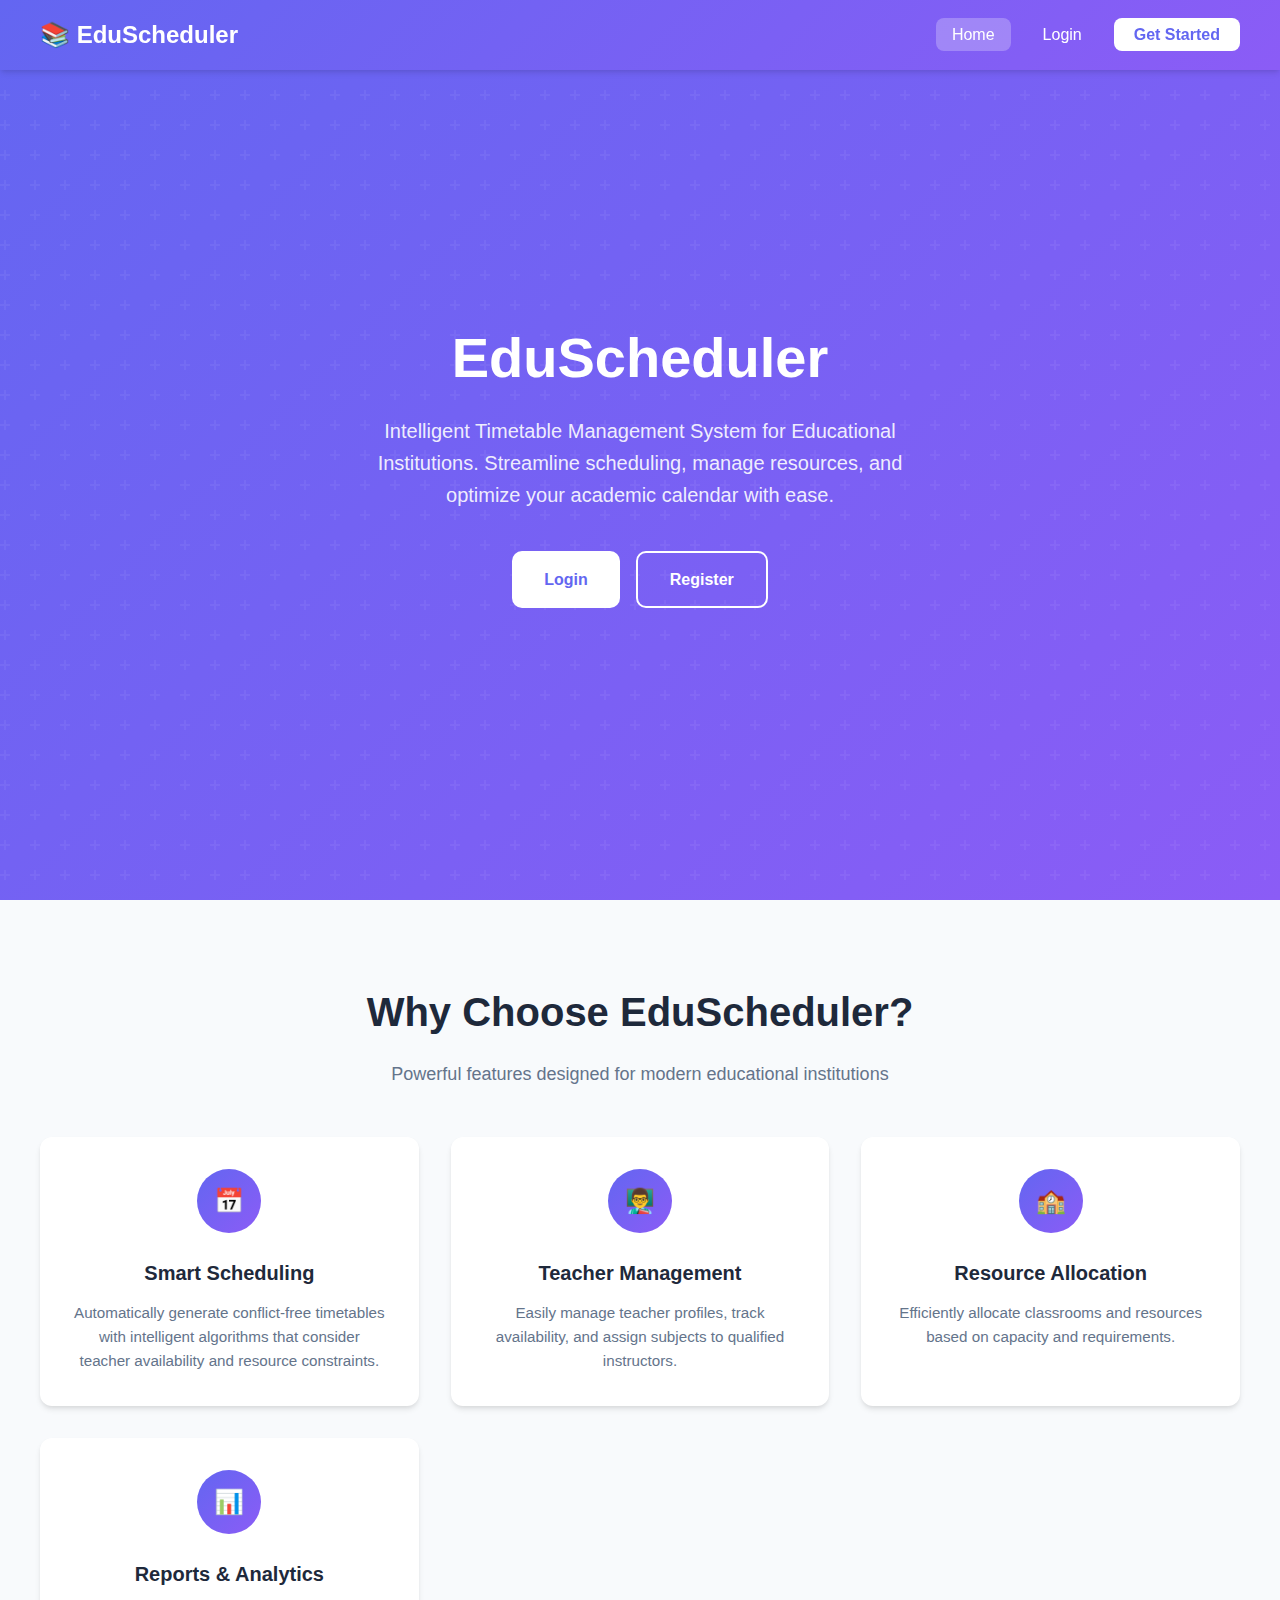
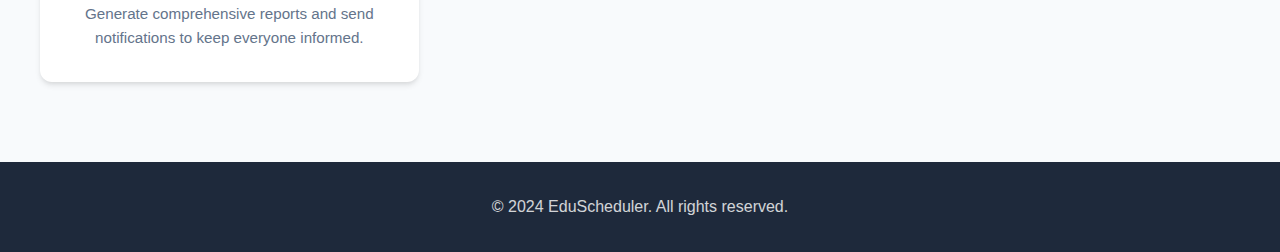
<file: EduScheduler/target/classes/static/index.html>
<!DOCTYPE html>
<html lang="en">
<head>
    <meta charset="UTF-8">
    <meta name="viewport" content="width=device-width, initial-scale=1.0">
    <title>EduScheduler - Intelligent Timetable Management</title>
    <link rel="stylesheet" href="css/style.css">
</head>
<body>
<!-- Navbar -->
<nav class="navbar">
    <div class="navbar-container">
        <a href="index.html" class="navbar-brand">
            📚 EduScheduler
        </a>
        <button class="navbar-toggle" onclick="toggleNavbar()">☰</button>
        <ul class="navbar-nav" id="navbarNav">
            <li><a href="index.html" class="nav-link active">Home</a></li>
            <li><a href="login.html" class="nav-link">Login</a></li>
            <li><a href="register.html" class="btn-nav">Get Started</a></li>
        </ul>
    </div>
</nav>

<!-- Hero Section -->
<section class="hero">
    <div class="hero-content">
        <h1>EduScheduler</h1>
        <p>Intelligent Timetable Management System for Educational Institutions. Streamline scheduling, manage resources, and optimize your academic calendar with ease.</p>
        <div class="hero-buttons">
            <a href="login.html" class="btn btn-primary">Login</a>
            <a href="register.html" class="btn btn-secondary">Register</a>
        </div>
    </div>
</section>

<!-- Features Section -->
<section class="features">
    <div class="features-container">
        <h2 class="section-title">Why Choose EduScheduler?</h2>
        <p class="section-subtitle">Powerful features designed for modern educational institutions</p>

        <div class="features-grid">
            <div class="feature-card">
                <div class="feature-icon">📅</div>
                <h3>Smart Scheduling</h3>
                <p>Automatically generate conflict-free timetables with intelligent algorithms that consider teacher availability and resource constraints.</p>
            </div>

            <div class="feature-card">
                <div class="feature-icon">👨‍🏫</div>
                <h3>Teacher Management</h3>
                <p>Easily manage teacher profiles, track availability, and assign subjects to qualified instructors.</p>
            </div>

            <div class="feature-card">
                <div class="feature-icon">🏫</div>
                <h3>Resource Allocation</h3>
                <p>Efficiently allocate classrooms and resources based on capacity and requirements.</p>
            </div>

            <div class="feature-card">
                <div class="feature-icon">📊</div>
                <h3>Reports & Analytics</h3>
                <p>Generate comprehensive reports and send notifications to keep everyone informed.</p>
            </div>
        </div>
    </div>
</section>

<!-- Footer -->
<footer class="footer">
    <p>© 2024 EduScheduler. All rights reserved.</p>
</footer>

<script src="js/script.js"></script>
</body>
</html>
</file>
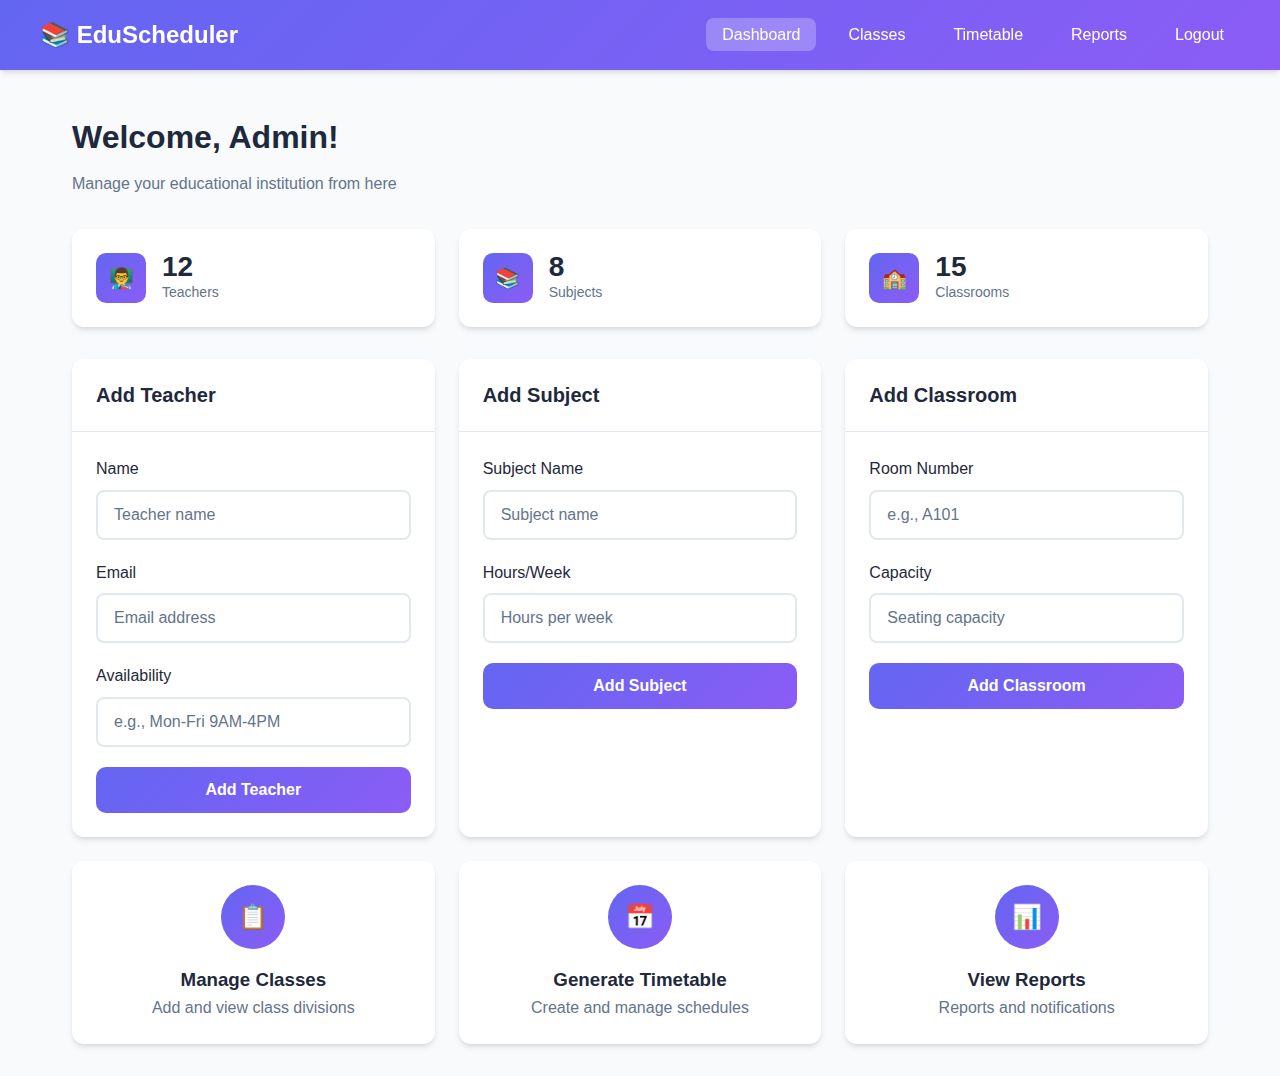
<file: EduScheduler/target/classes/static/admin.html>
<!DOCTYPE html>
<html lang="en">

<head>
    <meta charset="UTF-8">
    <meta name="viewport" content="width=device-width, initial-scale=1.0">
    <title>Admin Dashboard - EduScheduler</title>
    <link rel="stylesheet" href="css/style.css">
</head>

<body>
<!-- Navbar -->
<nav class="navbar">
    <div class="navbar-container">
        <a href="admin.html" class="navbar-brand">📚 EduScheduler</a>
        <button class="navbar-toggle" onclick="toggleNavbar()">☰</button>
        <ul class="navbar-nav" id="navbarNav">
            <li><a href="admin.html" class="nav-link active">Dashboard</a></li>
            <li><a href="class.html" class="nav-link">Classes</a></li>
            <li><a href="timetable.html" class="nav-link">Timetable</a></li>
            <li><a href="report.html" class="nav-link">Reports</a></li>
            <li><a href="#" class="nav-link" onclick="logout()">Logout</a></li>
        </ul>
    </div>
</nav>

<!-- Dashboard Content -->
<div class="dashboard">
    <div class="dashboard-container">
        <div class="dashboard-header">
            <h1>Welcome, <span id="userName">Admin</span>!</h1>
            <p>Manage your educational institution from here</p>
        </div>

        <div id="adminAlert" class="alert"></div>

        <!-- Stats Cards -->
        <div class="stats-grid">
            <div class="stat-card">
                <div class="stat-icon">👨‍🏫</div>
                <div class="stat-info">
                    <h3>12</h3>
                    <p>Teachers</p>
                </div>
            </div>
            <div class="stat-card">
                <div class="stat-icon">📚</div>
                <div class="stat-info">
                    <h3>8</h3>
                    <p>Subjects</p>
                </div>
            </div>
            <div class="stat-card">
                <div class="stat-icon">🏫</div>
                <div class="stat-info">
                    <h3>15</h3>
                    <p>Classrooms</p>
                </div>
            </div>
        </div>

        <!-- Management Forms -->
        <div class="grid-3 mb-3">
            <!-- Add Teacher -->
            <div class="card">
                <div class="card-header">
                    <h2>Add Teacher</h2>
                </div>
                <div class="card-body">
                    <form id="teacherForm">
                        <div class="form-group">
                            <label class="form-label" for="teacherName">Name</label>
                            <input type="text" id="teacherName" class="form-control" placeholder="Teacher name"
                                   required>
                        </div>
                        <div class="form-group">
                            <label class="form-label" for="teacherEmail">Email</label>
                            <input type="email" id="teacherEmail" class="form-control" placeholder="Email address"
                                   required>
                        </div>
                        <div class="form-group">
                            <label class="form-label" for="teacherAvailability">Availability</label>
                            <input type="text" id="teacherAvailability" class="form-control"
                                   placeholder="e.g., Mon-Fri 9AM-4PM">
                        </div>
                        <button type="submit" class="btn btn-gradient btn-block">Add Teacher</button>
                    </form>
                </div>
            </div>

            <!-- Add Subject -->
            <div class="card">
                <div class="card-header">
                    <h2>Add Subject</h2>
                </div>
                <div class="card-body">
                    <form id="subjectForm">
                        <div class="form-group">
                            <label class="form-label" for="subjectName">Subject Name</label>
                            <input type="text" id="subjectName" class="form-control" placeholder="Subject name"
                                   required>
                        </div>
                        <div class="form-group">
                            <label class="form-label" for="subjectHours">Hours/Week</label>
                            <input type="number" id="subjectHours" class="form-control" placeholder="Hours per week"
                                   min="1" required>
                        </div>
                        <button type="submit" class="btn btn-gradient btn-block">Add Subject</button>
                    </form>
                </div>
            </div>

            <!-- Add Classroom -->
            <div class="card">
                <div class="card-header">
                    <h2>Add Classroom</h2>
                </div>
                <div class="card-body">
                    <form id="classroomForm">
                        <div class="form-group">
                            <label class="form-label" for="roomNumber">Room Number</label>
                            <input type="text" id="roomNumber" class="form-control" placeholder="e.g., A101"
                                   required>
                        </div>
                        <div class="form-group">
                            <label class="form-label" for="roomCapacity">Capacity</label>
                            <input type="number" id="roomCapacity" class="form-control"
                                   placeholder="Seating capacity" min="1" required>
                        </div>
                        <button type="submit" class="btn btn-gradient btn-block">Add Classroom</button>
                    </form>
                </div>
            </div>
        </div>

        <!-- Quick Links -->
        <div class="grid-3">
            <a href="class.html" class="card" style="text-decoration: none;">
                <div class="card-body text-center">
                    <div class="feature-icon" style="margin: 0 auto 1rem;">📋</div>
                    <h3>Manage Classes</h3>
                    <p style="color: var(--text-secondary);">Add and view class divisions</p>
                </div>
            </a>
            <a href="timetable.html" class="card" style="text-decoration: none;">
                <div class="card-body text-center">
                    <div class="feature-icon" style="margin: 0 auto 1rem;">📅</div>
                    <h3>Generate Timetable</h3>
                    <p style="color: var(--text-secondary);">Create and manage schedules</p>
                </div>
            </a>
            <a href="report.html" class="card" style="text-decoration: none;">
                <div class="card-body text-center">
                    <div class="feature-icon" style="margin: 0 auto 1rem;">📊</div>
                    <h3>View Reports</h3>
                    <p style="color: var(--text-secondary);">Reports and notifications</p>
                </div>
            </a>
        </div>
    </div>
</div>

<script src="js/script.js"></script>
</body>

</html>
</file>
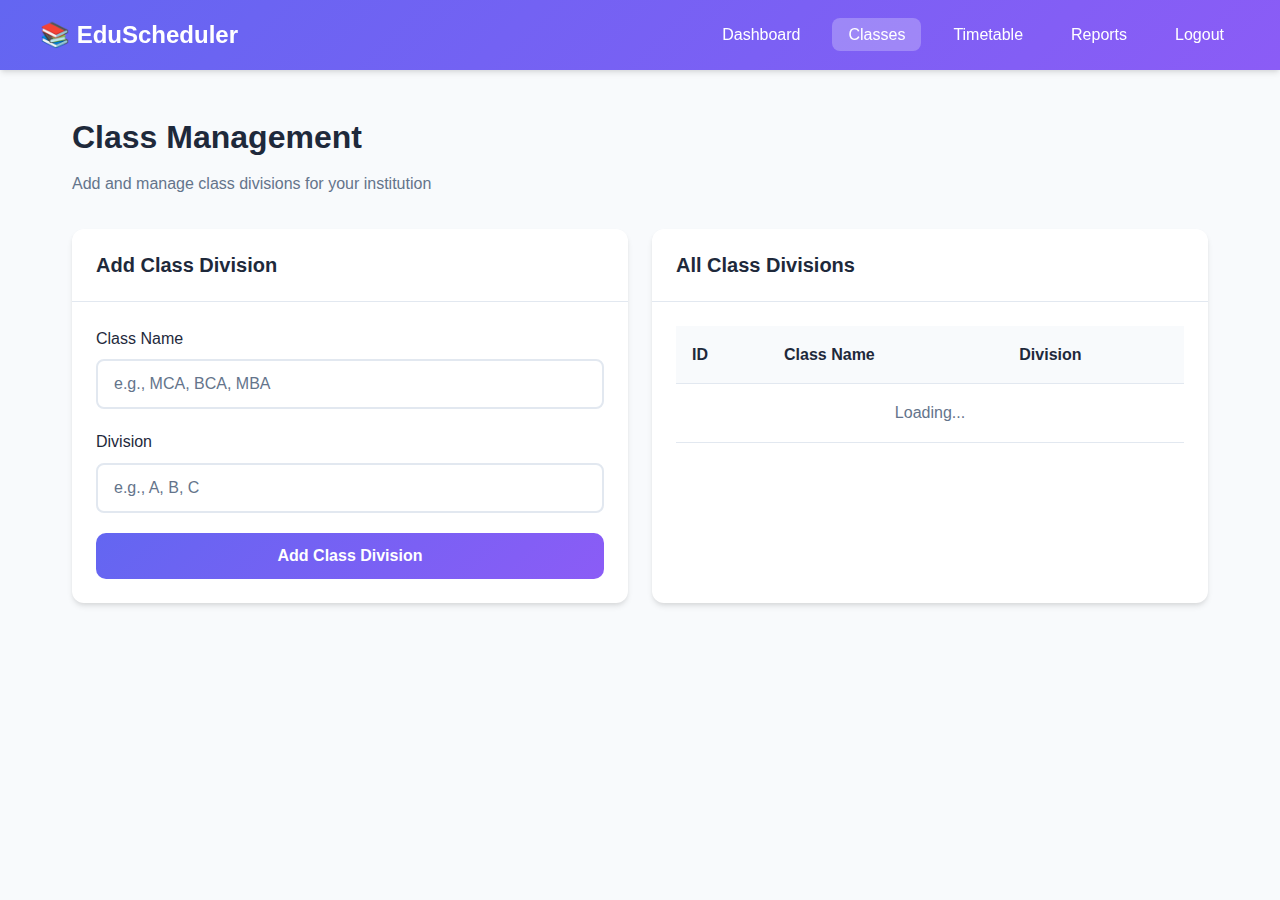
<file: EduScheduler/target/classes/static/class.html>
<!DOCTYPE html>
<html lang="en">
<head>
    <meta charset="UTF-8">
    <meta name="viewport" content="width=device-width, initial-scale=1.0">
    <title>Class Management - EduScheduler</title>
    <link rel="stylesheet" href="css/style.css">
</head>
<body>
<!-- Navbar -->
<nav class="navbar">
    <div class="navbar-container">
        <a href="admin.html" class="navbar-brand">📚 EduScheduler</a>
        <button class="navbar-toggle" onclick="toggleNavbar()">☰</button>
        <ul class="navbar-nav" id="navbarNav">
            <li><a href="admin.html" class="nav-link">Dashboard</a></li>
            <li><a href="class.html" class="nav-link active">Classes</a></li>
            <li><a href="timetable.html" class="nav-link">Timetable</a></li>
            <li><a href="report.html" class="nav-link">Reports</a></li>
            <li><a href="#" class="nav-link" onclick="logout()">Logout</a></li>
        </ul>
    </div>
</nav>

<!-- Page Content -->
<div class="dashboard">
    <div class="dashboard-container">
        <div class="dashboard-header">
            <h1>Class Management</h1>
            <p>Add and manage class divisions for your institution</p>
        </div>

        <div id="classAlert" class="alert"></div>

        <div class="grid-2">
            <!-- Add Class Division -->
            <div class="card">
                <div class="card-header">
                    <h2>Add Class Division</h2>
                </div>
                <div class="card-body">
                    <form id="classDivisionForm">
                        <div class="form-group">
                            <label class="form-label" for="className">Class Name</label>
                            <input type="text" id="className" class="form-control" placeholder="e.g., MCA, BCA, MBA" required>
                        </div>
                        <div class="form-group">
                            <label class="form-label" for="division">Division</label>
                            <input type="text" id="division" class="form-control" placeholder="e.g., A, B, C" required>
                        </div>
                        <button type="submit" class="btn btn-gradient btn-block">Add Class Division</button>
                    </form>
                </div>
            </div>

            <!-- All Class Divisions -->
            <div class="card">
                <div class="card-header">
                    <h2>All Class Divisions</h2>
                </div>
                <div class="card-body">
                    <div class="table-container">
                        <table class="table">
                            <thead>
                            <tr>
                                <th>ID</th>
                                <th>Class Name</th>
                                <th>Division</th>
                            </tr>
                            </thead>
                            <tbody id="classTableBody">
                            <tr>
                                <td colspan="3" style="text-align: center;">Loading...</td>
                            </tr>
                            </tbody>
                        </table>
                    </div>
                </div>
            </div>
        </div>
    </div>
</div>

<script src="js/script.js"></script>
</body>
</html>
</file>
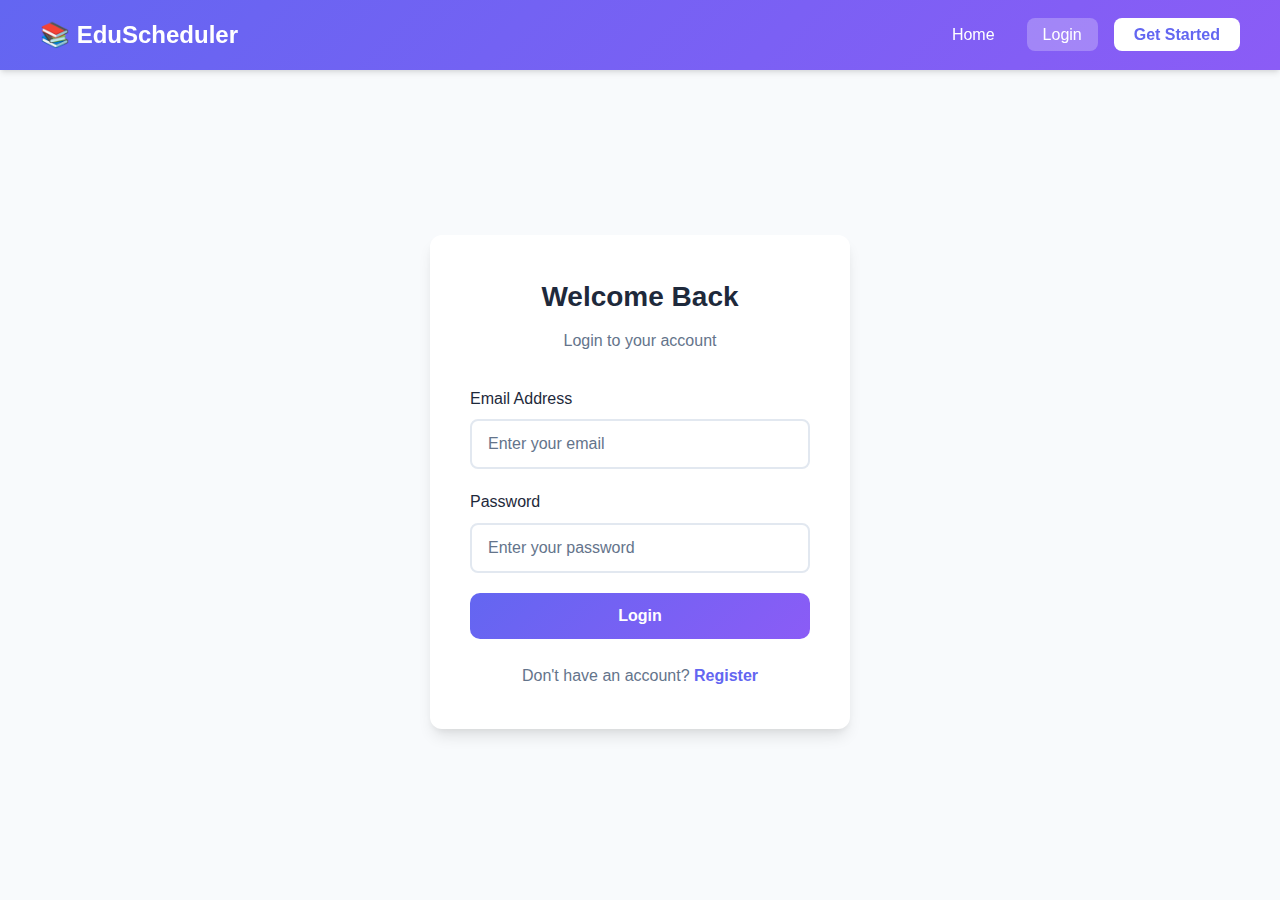
<file: EduScheduler/target/classes/static/login.html>
<!DOCTYPE html>
<html lang="en">

<head>
    <meta charset="UTF-8">
    <meta name="viewport" content="width=device-width, initial-scale=1.0">
    <title>Login - EduScheduler</title>
    <link rel="stylesheet" href="css/style.css">
</head>

<body>
<!-- Navbar -->
<nav class="navbar">
    <div class="navbar-container">
        <a href="index.html" class="navbar-brand">📚 EduScheduler</a>
        <button class="navbar-toggle" onclick="toggleNavbar()">☰</button>
        <ul class="navbar-nav" id="navbarNav">
            <li><a href="index.html" class="nav-link">Home</a></li>
            <li><a href="login.html" class="nav-link active">Login</a></li>
            <li><a href="register.html" class="btn-nav">Get Started</a></li>
        </ul>
    </div>
</nav>

<!-- Login Form -->
<div class="auth-page">
    <div class="auth-card">
        <div class="auth-header">
            <h1>Welcome Back</h1>
            <p>Login to your account</p>
        </div>

        <div id="loginAlert" class="alert"></div>

        <form id="loginForm">
            <div class="form-group">
                <label class="form-label" for="email">Email Address</label>
                <input type="email" id="email" class="form-control" placeholder="Enter your email" required>
            </div>

            <div class="form-group">
                <label class="form-label" for="password">Password</label>
                <input type="password" id="password" class="form-control" placeholder="Enter your password"
                       required>
            </div>

            <button type="submit" class="btn btn-gradient btn-block">Login</button>
        </form>

        <div class="auth-footer">
            Don't have an account? <a href="register.html">Register</a>
        </div>
    </div>
</div>

<script src="js/script.js"></script>
</body>

</html>
</file>
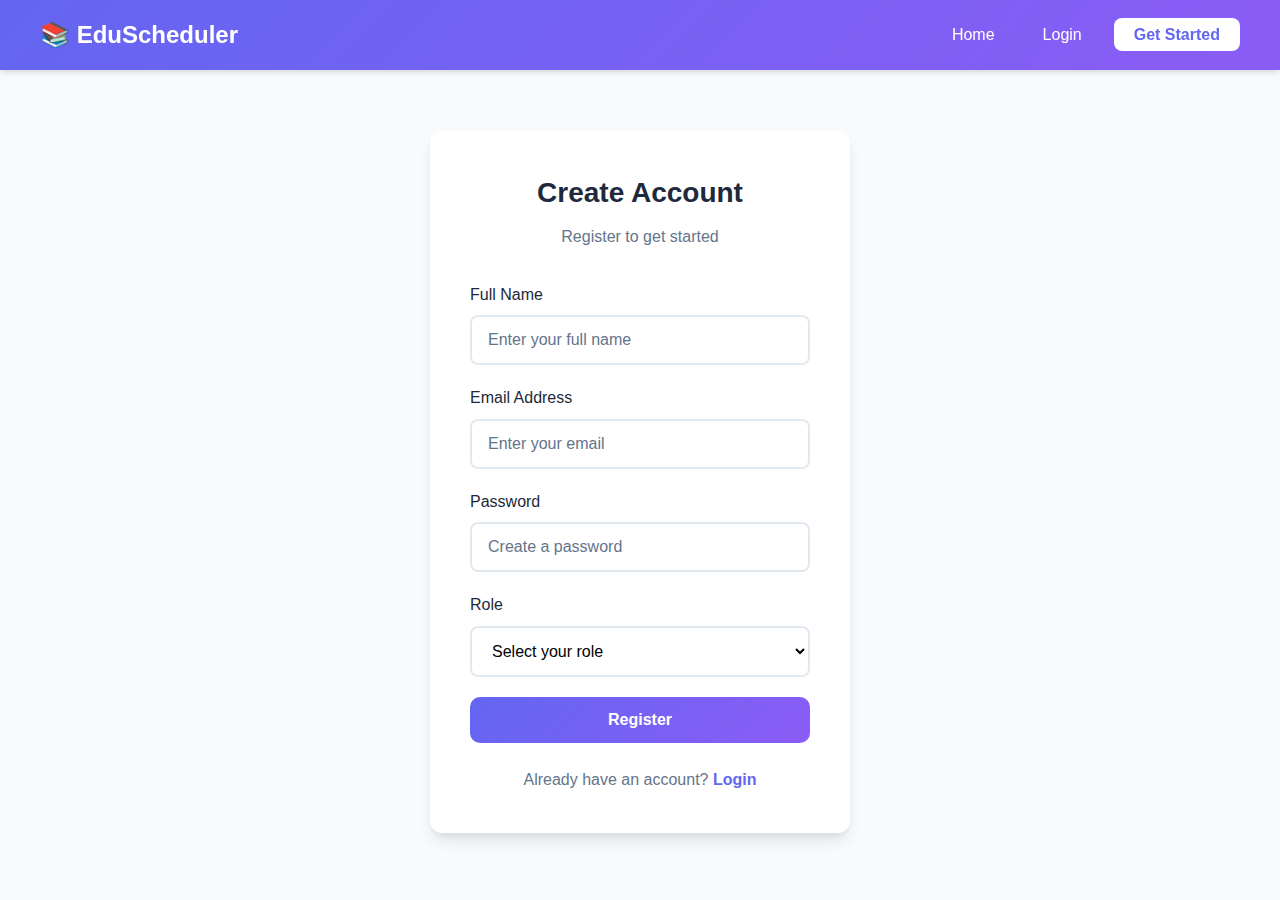
<file: EduScheduler/target/classes/static/register.html>
<!DOCTYPE html>
<html lang="en">

<head>
    <meta charset="UTF-8">
    <meta name="viewport" content="width=device-width, initial-scale=1.0">
    <title>Register - EduScheduler</title>
    <link rel="stylesheet" href="css/style.css">
</head>

<body>
<!-- Navbar -->
<nav class="navbar">
    <div class="navbar-container">
        <a href="index.html" class="navbar-brand">📚 EduScheduler</a>
        <button class="navbar-toggle" onclick="toggleNavbar()">☰</button>
        <ul class="navbar-nav" id="navbarNav">
            <li><a href="index.html" class="nav-link">Home</a></li>
            <li><a href="login.html" class="nav-link">Login</a></li>
            <li><a href="register.html" class="btn-nav active">Get Started</a></li>
        </ul>
    </div>
</nav>

<!-- Register Form -->
<div class="auth-page">
    <div class="auth-card">
        <div class="auth-header">
            <h1>Create Account</h1>
            <p>Register to get started</p>
        </div>

        <div id="registerAlert" class="alert"></div>

        <form id="registerForm">
            <div class="form-group">
                <label class="form-label" for="name">Full Name</label>
                <input type="text" id="name" class="form-control" placeholder="Enter your full name" required>
            </div>

            <div class="form-group">
                <label class="form-label" for="email">Email Address</label>
                <input type="email" id="email" class="form-control" placeholder="Enter your email" required>
            </div>

            <div class="form-group">
                <label class="form-label" for="password">Password</label>
                <input type="password" id="password" class="form-control" placeholder="Create a password" required>
            </div>

            <div class="form-group">
                <label class="form-label" for="role">Role</label>
                <select id="role" class="form-control" required>
                    <option value="">Select your role</option>
                    <option value="ROLE_ADMIN">Admin</option>
                    <option value="ROLE_TEACHER">Teacher</option>
                </select>
            </div>

            <button type="submit" class="btn btn-gradient btn-block">Register</button>
        </form>

        <div class="auth-footer">
            Already have an account? <a href="login.html">Login</a>
        </div>
    </div>
</div>

<script src="js/script.js"></script>
</body>

</html>
</file>
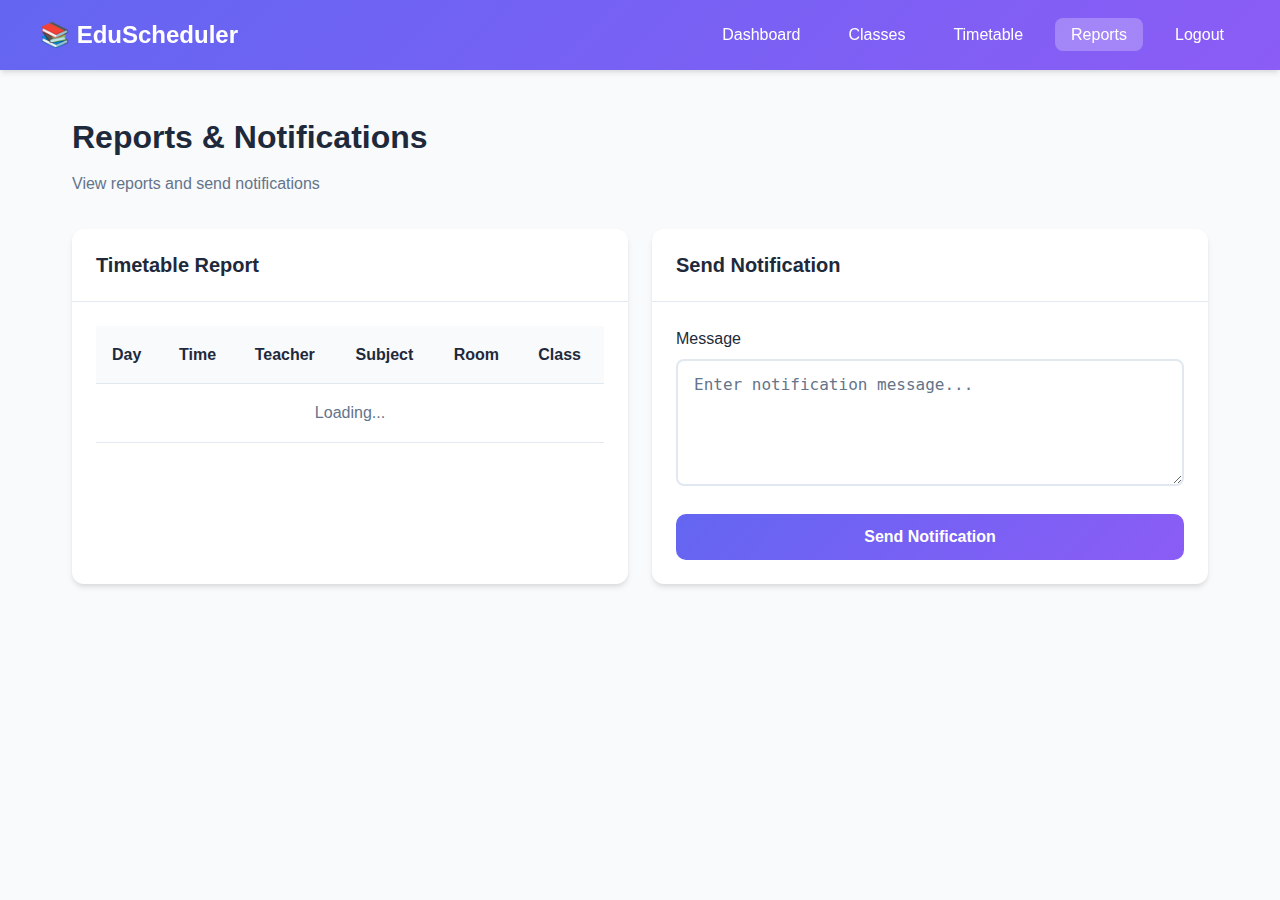
<file: EduScheduler/target/classes/static/report.html>
<!DOCTYPE html>
<html lang="en">

<head>
    <meta charset="UTF-8">
    <meta name="viewport" content="width=device-width, initial-scale=1.0">
    <title>Reports - EduScheduler</title>
    <link rel="stylesheet" href="css/style.css">
</head>

<body>
<!-- Navbar -->
<nav class="navbar">
    <div class="navbar-container">
        <a href="admin.html" class="navbar-brand">📚 EduScheduler</a>
        <button class="navbar-toggle" onclick="toggleNavbar()">☰</button>
        <ul class="navbar-nav" id="navbarNav">
            <li><a href="admin.html" class="nav-link">Dashboard</a></li>
            <li><a href="class.html" class="nav-link">Classes</a></li>
            <li><a href="timetable.html" class="nav-link">Timetable</a></li>
            <li><a href="report.html" class="nav-link active">Reports</a></li>
            <li><a href="#" class="nav-link" onclick="logout()">Logout</a></li>
        </ul>
    </div>
</nav>

<!-- Page Content -->
<div class="dashboard">
    <div class="dashboard-container">
        <div class="dashboard-header">
            <h1>Reports & Notifications</h1>
            <p>View reports and send notifications</p>
        </div>

        <div id="reportAlert" class="alert"></div>

        <div class="grid-2">
            <!-- Timetable Report -->
            <div class="card">
                <div class="card-header">
                    <h2>Timetable Report</h2>
                </div>
                <div class="card-body">
                    <div class="table-container">
                        <table class="table">
                            <thead>
                            <tr>
                                <th>Day</th>
                                <th>Time</th>
                                <th>Teacher</th>
                                <th>Subject</th>
                                <th>Room</th>
                                <th>Class</th>
                            </tr>
                            </thead>
                            <tbody id="reportBody">
                            <tr>
                                <td colspan="6" style="text-align: center;">Loading...</td>
                            </tr>
                            </tbody>
                        </table>
                    </div>
                </div>
            </div>

            <!-- Send Notification -->
            <div class="card">
                <div class="card-header">
                    <h2>Send Notification</h2>
                </div>
                <div class="card-body">
                    <form id="notifyForm">
                        <div class="form-group">
                            <label class="form-label" for="notifyMessage">Message</label>
                            <textarea id="notifyMessage" class="form-control" rows="5"
                                      placeholder="Enter notification message..." required></textarea>
                        </div>
                        <button type="submit" class="btn btn-gradient btn-block">Send Notification</button>
                    </form>
                </div>
            </div>
        </div>
    </div>
</div>

<script src="js/script.js"></script>
</body>

</html>
</file>
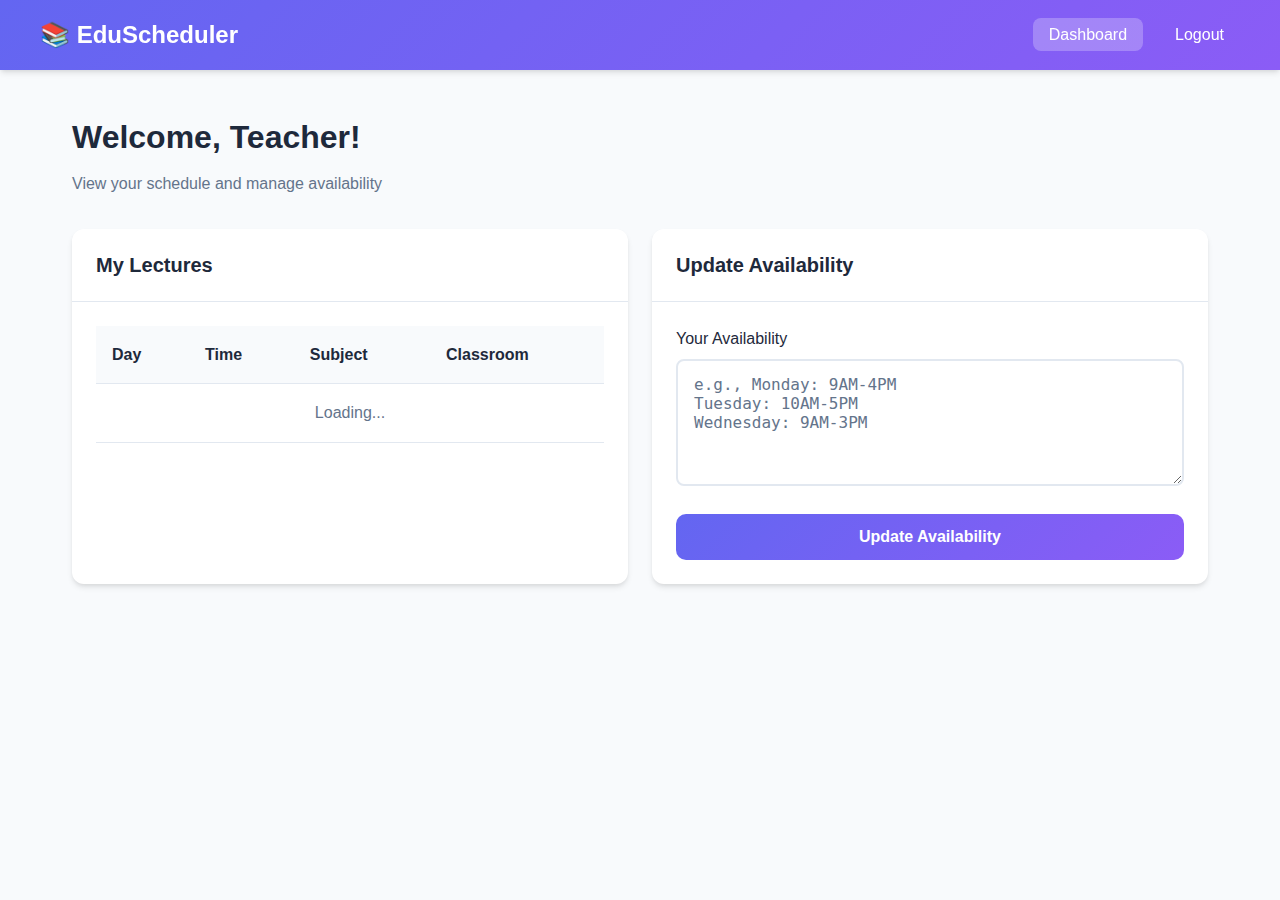
<file: EduScheduler/target/classes/static/teacher.html>
<!DOCTYPE html>
<html lang="en">

<head>
    <meta charset="UTF-8">
    <meta name="viewport" content="width=device-width, initial-scale=1.0">
    <title>Teacher Dashboard - EduScheduler</title>
    <link rel="stylesheet" href="css/style.css">
</head>

<body>
<!-- Navbar -->
<nav class="navbar">
    <div class="navbar-container">
        <a href="teacher.html" class="navbar-brand">📚 EduScheduler</a>
        <button class="navbar-toggle" onclick="toggleNavbar()">☰</button>
        <ul class="navbar-nav" id="navbarNav">
            <li><a href="teacher.html" class="nav-link active">Dashboard</a></li>
            <li><a href="#" class="nav-link" onclick="logout()">Logout</a></li>
        </ul>
    </div>
</nav>

<!-- Dashboard Content -->
<div class="dashboard">
    <div class="dashboard-container">
        <div class="dashboard-header">
            <h1>Welcome, <span id="userName">Teacher</span>!</h1>
            <p>View your schedule and manage availability</p>
        </div>

        <div id="teacherAlert" class="alert"></div>

        <div class="grid-2">
            <!-- My Lectures -->
            <div class="card">
                <div class="card-header">
                    <h2>My Lectures</h2>
                </div>
                <div class="card-body">
                    <div class="table-container">
                        <table class="table">
                            <thead>
                            <tr>
                                <th>Day</th>
                                <th>Time</th>
                                <th>Subject</th>
                                <th>Classroom</th>
                            </tr>
                            </thead>
                            <tbody id="lecturesBody">
                            <tr>
                                <td colspan="4" style="text-align: center;">Loading...</td>
                            </tr>
                            </tbody>
                        </table>
                    </div>
                </div>
            </div>

            <!-- Update Availability -->
            <div class="card">
                <div class="card-header">
                    <h2>Update Availability</h2>
                </div>
                <div class="card-body">
                    <form id="availabilityForm">
                        <div class="form-group">
                            <label class="form-label" for="availability">Your Availability</label>
                            <textarea id="availability" class="form-control" rows="5"
                                      placeholder="e.g., Monday: 9AM-4PM&#10;Tuesday: 10AM-5PM&#10;Wednesday: 9AM-3PM"></textarea>
                        </div>
                        <button type="submit" class="btn btn-gradient btn-block">Update Availability</button>
                    </form>
                </div>
            </div>
        </div>
    </div>
</div>

<script src="js/script.js"></script>
</body>

</html>
</file>
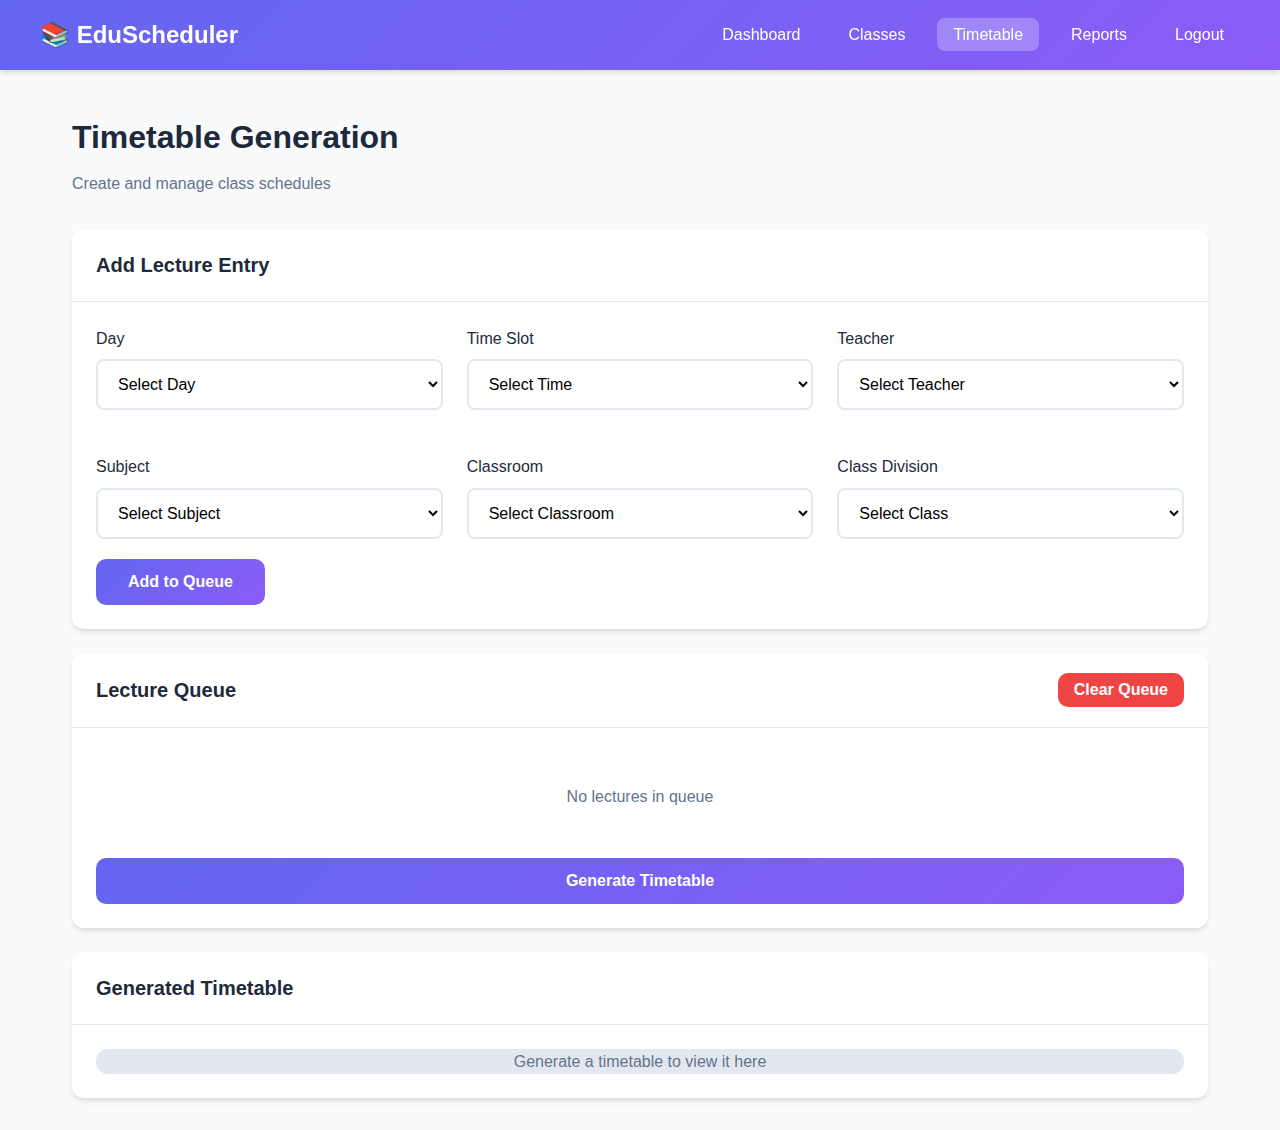
<file: EduScheduler/target/classes/static/timetable.html>
<!DOCTYPE html>
<html lang="en">

<head>
    <meta charset="UTF-8">
    <meta name="viewport" content="width=device-width, initial-scale=1.0">
    <title>Timetable Generation - EduScheduler</title>
    <link rel="stylesheet" href="css/style.css">
</head>

<body>
<!-- Navbar -->
<nav class="navbar">
    <div class="navbar-container">
        <a href="admin.html" class="navbar-brand">📚 EduScheduler</a>
        <button class="navbar-toggle" onclick="toggleNavbar()">☰</button>
        <ul class="navbar-nav" id="navbarNav">
            <li><a href="admin.html" class="nav-link">Dashboard</a></li>
            <li><a href="class.html" class="nav-link">Classes</a></li>
            <li><a href="timetable.html" class="nav-link active">Timetable</a></li>
            <li><a href="report.html" class="nav-link">Reports</a></li>
            <li><a href="#" class="nav-link" onclick="logout()">Logout</a></li>
        </ul>
    </div>
</nav>

<!-- Page Content -->
<div class="dashboard">
    <div class="dashboard-container">
        <div class="dashboard-header">
            <h1>Timetable Generation</h1>
            <p>Create and manage class schedules</p>
        </div>

        <div id="timetableAlert" class="alert"></div>

        <!-- Add Lecture Form -->
        <div class="card mb-3">
            <div class="card-header">
                <h2>Add Lecture Entry</h2>
            </div>
            <div class="card-body">
                <form id="lectureForm">
                    <div class="grid-3">
                        <div class="form-group">
                            <label class="form-label" for="daySelect">Day</label>
                            <select id="daySelect" class="form-control" required>
                                <option value="">Select Day</option>
                                <option value="Monday">Monday</option>
                                <option value="Tuesday">Tuesday</option>
                                <option value="Wednesday">Wednesday</option>
                                <option value="Thursday">Thursday</option>
                                <option value="Friday">Friday</option>
                            </select>
                        </div>
                        <div class="form-group">
                            <label class="form-label" for="timeSelect">Time Slot</label>
                            <select id="timeSelect" class="form-control" required>
                                <option value="">Select Time</option>
                                <option value="9:00-10:00">9:00 - 10:00</option>
                                <option value="10:00-11:00">10:00 - 11:00</option>
                                <option value="11:00-12:00">11:00 - 12:00</option>
                                <option value="12:00-1:00">12:00 - 1:00</option>
                                <option value="2:00-3:00">2:00 - 3:00</option>
                                <option value="3:00-4:00">3:00 - 4:00</option>
                            </select>
                        </div>
                        <div class="form-group">
                            <label class="form-label" for="teacherSelect">Teacher</label>
                            <select id="teacherSelect" class="form-control" required>
                                <option value="">Select Teacher</option>
                            </select>
                        </div>
                        <div class="form-group">
                            <label class="form-label" for="subjectSelect">Subject</label>
                            <select id="subjectSelect" class="form-control" required>
                                <option value="">Select Subject</option>
                            </select>
                        </div>
                        <div class="form-group">
                            <label class="form-label" for="classroomSelect">Classroom</label>
                            <select id="classroomSelect" class="form-control" required>
                                <option value="">Select Classroom</option>
                            </select>
                        </div>
                        <div class="form-group">
                            <label class="form-label" for="classSelect">Class Division</label>
                            <select id="classSelect" class="form-control" required>
                                <option value="">Select Class</option>
                            </select>
                        </div>
                    </div>
                    <button type="submit" class="btn btn-gradient">Add to Queue</button>
                </form>
            </div>
        </div>

        <!-- Lecture Queue -->
        <div class="card mb-3">
            <div class="card-header">
                <h2>Lecture Queue</h2>
                <button id="clearQueueBtn" class="btn btn-danger" style="padding: 0.5rem 1rem;">Clear Queue</button>
            </div>
            <div class="card-body">
                <div id="queueContainer" class="queue-container">
                    <p class="text-center" style="color: var(--text-secondary);">No lectures in queue</p>
                </div>
                <button id="generateBtn" class="btn btn-gradient btn-block mt-2">Generate Timetable</button>
            </div>
        </div>

        <!-- Generated Timetable -->
        <div class="card">
            <div class="card-header">
                <h2>Generated Timetable</h2>
            </div>
            <div class="card-body">
                <div id="timetableGrid" class="timetable-grid" style="overflow-x: auto;">
                    <p class="text-center" style="color: var(--text-secondary); grid-column: 1/-1;">Generate a
                        timetable to view it here</p>
                </div>
            </div>
        </div>
    </div>
</div>

<script src="js/script.js"></script>
</body>

</html>
</file>
<file: EduScheduler/target/classes/static/css/style.css>
/* ========== CSS VARIABLES ========== */
:root {
    --primary: #6366f1;
    --primary-dark: #4f46e5;
    --secondary: #8b5cf6;
    --accent: #06b6d4;
    --background: #f8fafc;
    --card-bg: #ffffff;
    --text-primary: #1e293b;
    --text-secondary: #64748b;
    --text-light: #ffffff;
    --border: #e2e8f0;
    --error: #ef4444;
    --success: #22c55e;
    --warning: #f59e0b;
    --gradient: linear-gradient(135deg, var(--primary) 0%, var(--secondary) 100%);
    --shadow: 0 4px 6px -1px rgba(0, 0, 0, 0.1), 0 2px 4px -1px rgba(0, 0, 0, 0.06);
    --shadow-lg: 0 10px 15px -3px rgba(0, 0, 0, 0.1), 0 4px 6px -2px rgba(0, 0, 0, 0.05);
    --radius: 12px;
    --transition: all 0.3s ease;
}

/* ========== RESET & BASE ========== */
* {
    margin: 0;
    padding: 0;
    box-sizing: border-box;
}

body {
    font-family: 'Segoe UI', Tahoma, Geneva, Verdana, sans-serif;
    background-color: var(--background);
    color: var(--text-primary);
    line-height: 1.6;
    min-height: 100vh;
}

a {
    text-decoration: none;
    color: inherit;
}

ul {
    list-style: none;
}

/* ========== NAVBAR ========== */
.navbar {
    background: var(--gradient);
    padding: 1rem 2rem;
    position: fixed;
    top: 0;
    left: 0;
    right: 0;
    z-index: 1000;
    box-shadow: var(--shadow);
}

.navbar-container {
    max-width: 1200px;
    margin: 0 auto;
    display: flex;
    justify-content: space-between;
    align-items: center;
}

.navbar-brand {
    font-size: 1.5rem;
    font-weight: 700;
    color: var(--text-light);
    display: flex;
    align-items: center;
    gap: 0.5rem;
}

.navbar-brand span {
    background: rgba(255, 255, 255, 0.2);
    padding: 0.25rem 0.5rem;
    border-radius: 6px;
    font-size: 0.75rem;
}

.navbar-nav {
    display: flex;
    gap: 1rem;
    align-items: center;
}

.nav-link {
    color: var(--text-light);
    padding: 0.5rem 1rem;
    border-radius: 8px;
    transition: var(--transition);
    font-weight: 500;
}

.nav-link:hover {
    background: rgba(255, 255, 255, 0.2);
}

.nav-link.active {
    background: rgba(255, 255, 255, 0.25);
}

.btn-nav {
    background: var(--text-light);
    color: var(--primary);
    padding: 0.5rem 1.25rem;
    border-radius: 8px;
    font-weight: 600;
    transition: var(--transition);
}

.btn-nav:hover {
    transform: translateY(-2px);
    box-shadow: 0 4px 12px rgba(0, 0, 0, 0.15);
}

/* Mobile Menu */
.navbar-toggle {
    display: none;
    background: none;
    border: none;
    color: var(--text-light);
    font-size: 1.5rem;
    cursor: pointer;
}

@media (max-width: 768px) {
    .navbar-toggle {
        display: block;
    }

    .navbar-nav {
        display: none;
        position: absolute;
        top: 100%;
        left: 0;
        right: 0;
        background: var(--primary);
        flex-direction: column;
        padding: 1rem;
        gap: 0.5rem;
    }

    .navbar-nav.active {
        display: flex;
    }

    .nav-link {
        width: 100%;
        text-align: center;
    }
}

/* ========== HERO SECTION ========== */
.hero {
    background: var(--gradient);
    min-height: 100vh;
    display: flex;
    align-items: center;
    justify-content: center;
    text-align: center;
    padding: 6rem 2rem 4rem;
    position: relative;
    overflow: hidden;
}

.hero::before {
    content: '';
    position: absolute;
    top: 0;
    left: 0;
    right: 0;
    bottom: 0;
    background: url("data:image/svg+xml,%3Csvg width='60' height='60' viewBox='0 0 60 60' xmlns='http://www.w3.org/2000/svg'%3E%3Cg fill='none' fill-rule='evenodd'%3E%3Cg fill='%23ffffff' fill-opacity='0.05'%3E%3Cpath d='M36 34v-4h-2v4h-4v2h4v4h2v-4h4v-2h-4zm0-30V0h-2v4h-4v2h4v4h2V6h4V4h-4zM6 34v-4H4v4H0v2h4v4h2v-4h4v-2H6zM6 4V0H4v4H0v2h4v4h2V6h4V4H6z'/%3E%3C/g%3E%3C/g%3E%3C/svg%3E");
}

.hero-content {
    position: relative;
    z-index: 1;
    max-width: 800px;
}

.hero h1 {
    font-size: 3.5rem;
    font-weight: 800;
    color: var(--text-light);
    margin-bottom: 1.5rem;
    line-height: 1.2;
}

.hero p {
    font-size: 1.25rem;
    color: rgba(255, 255, 255, 0.9);
    margin-bottom: 2.5rem;
    max-width: 600px;
    margin-left: auto;
    margin-right: auto;
}

.hero-buttons {
    display: flex;
    gap: 1rem;
    justify-content: center;
    flex-wrap: wrap;
}

/* ========== BUTTONS ========== */
.btn {
    display: inline-flex;
    align-items: center;
    justify-content: center;
    gap: 0.5rem;
    padding: 0.875rem 2rem;
    border-radius: 10px;
    font-size: 1rem;
    font-weight: 600;
    cursor: pointer;
    transition: var(--transition);
    border: none;
    text-decoration: none;
}

.btn-primary {
    background: var(--text-light);
    color: var(--primary);
}

.btn-primary:hover {
    transform: translateY(-3px);
    box-shadow: 0 10px 20px rgba(0, 0, 0, 0.2);
}

.btn-secondary {
    background: transparent;
    color: var(--text-light);
    border: 2px solid var(--text-light);
}

.btn-secondary:hover {
    background: var(--text-light);
    color: var(--primary);
}

.btn-gradient {
    background: var(--gradient);
    color: var(--text-light);
}

.btn-gradient:hover {
    transform: translateY(-2px);
    box-shadow: var(--shadow-lg);
}

.btn-danger {
    background: var(--error);
    color: var(--text-light);
}

.btn-success {
    background: var(--success);
    color: var(--text-light);
}

.btn-block {
    width: 100%;
}

.btn:disabled {
    opacity: 0.6;
    cursor: not-allowed;
}

/* ========== FEATURES SECTION ========== */
.features {
    padding: 5rem 2rem;
    background: var(--background);
}

.features-container {
    max-width: 1200px;
    margin: 0 auto;
}

.section-title {
    text-align: center;
    font-size: 2.5rem;
    font-weight: 700;
    margin-bottom: 1rem;
    color: var(--text-primary);
}

.section-subtitle {
    text-align: center;
    color: var(--text-secondary);
    margin-bottom: 3rem;
    font-size: 1.125rem;
}

.features-grid {
    display: grid;
    grid-template-columns: repeat(auto-fit, minmax(280px, 1fr));
    gap: 2rem;
}

.feature-card {
    background: var(--card-bg);
    padding: 2rem;
    border-radius: var(--radius);
    box-shadow: var(--shadow);
    text-align: center;
    transition: var(--transition);
}

.feature-card:hover {
    transform: translateY(-5px);
    box-shadow: var(--shadow-lg);
}

.feature-icon {
    width: 64px;
    height: 64px;
    background: var(--gradient);
    border-radius: 50%;
    display: flex;
    align-items: center;
    justify-content: center;
    margin: 0 auto 1.5rem;
    font-size: 1.5rem;
    color: var(--text-light);
}

.feature-card h3 {
    font-size: 1.25rem;
    margin-bottom: 0.75rem;
    color: var(--text-primary);
}

.feature-card p {
    color: var(--text-secondary);
    font-size: 0.95rem;
}

/* ========== AUTH PAGES ========== */
.auth-page {
    min-height: 100vh;
    display: flex;
    align-items: center;
    justify-content: center;
    padding: 6rem 2rem 2rem;
    background: var(--background);
}

.auth-card {
    background: var(--card-bg);
    padding: 2.5rem;
    border-radius: var(--radius);
    box-shadow: var(--shadow-lg);
    width: 100%;
    max-width: 420px;
}

.auth-header {
    text-align: center;
    margin-bottom: 2rem;
}

.auth-header h1 {
    font-size: 1.75rem;
    color: var(--text-primary);
    margin-bottom: 0.5rem;
}

.auth-header p {
    color: var(--text-secondary);
}

.auth-footer {
    text-align: center;
    margin-top: 1.5rem;
    color: var(--text-secondary);
}

.auth-footer a {
    color: var(--primary);
    font-weight: 600;
}

.auth-footer a:hover {
    text-decoration: underline;
}

/* ========== FORMS ========== */
.form-group {
    margin-bottom: 1.25rem;
}

.form-label {
    display: block;
    margin-bottom: 0.5rem;
    font-weight: 500;
    color: var(--text-primary);
}

.form-control {
    width: 100%;
    padding: 0.875rem 1rem;
    border: 2px solid var(--border);
    border-radius: 8px;
    font-size: 1rem;
    transition: var(--transition);
    background: var(--card-bg);
}

.form-control:focus {
    outline: none;
    border-color: var(--primary);
    box-shadow: 0 0 0 3px rgba(99, 102, 241, 0.1);
}

.form-control::placeholder {
    color: var(--text-secondary);
}

select.form-control {
    cursor: pointer;
}

textarea.form-control {
    resize: vertical;
    min-height: 100px;
}

/* ========== ALERTS ========== */
.alert {
    padding: 1rem 1.25rem;
    border-radius: 8px;
    margin-bottom: 1rem;
    display: none;
}

.alert.show {
    display: block;
}

.alert-error {
    background: #fef2f2;
    color: var(--error);
    border: 1px solid #fecaca;
}

.alert-success {
    background: #f0fdf4;
    color: var(--success);
    border: 1px solid #bbf7d0;
}

/* ========== DASHBOARD LAYOUT ========== */
.dashboard {
    padding-top: 80px;
    min-height: 100vh;
}

.dashboard-container {
    max-width: 1200px;
    margin: 0 auto;
    padding: 2rem;
}

.dashboard-header {
    margin-bottom: 2rem;
}

.dashboard-header h1 {
    font-size: 2rem;
    color: var(--text-primary);
    margin-bottom: 0.5rem;
}

.dashboard-header p {
    color: var(--text-secondary);
}

/* ========== STATS CARDS ========== */
.stats-grid {
    display: grid;
    grid-template-columns: repeat(auto-fit, minmax(200px, 1fr));
    gap: 1.5rem;
    margin-bottom: 2rem;
}

.stat-card {
    background: var(--card-bg);
    padding: 1.5rem;
    border-radius: var(--radius);
    box-shadow: var(--shadow);
    display: flex;
    align-items: center;
    gap: 1rem;
}

.stat-icon {
    width: 50px;
    height: 50px;
    background: var(--gradient);
    border-radius: 10px;
    display: flex;
    align-items: center;
    justify-content: center;
    font-size: 1.25rem;
    color: var(--text-light);
}

.stat-info h3 {
    font-size: 1.75rem;
    color: var(--text-primary);
    line-height: 1;
}

.stat-info p {
    color: var(--text-secondary);
    font-size: 0.875rem;
}

/* ========== CARDS ========== */
.card {
    background: var(--card-bg);
    border-radius: var(--radius);
    box-shadow: var(--shadow);
    overflow: hidden;
}

.card-header {
    padding: 1.25rem 1.5rem;
    border-bottom: 1px solid var(--border);
    display: flex;
    justify-content: space-between;
    align-items: center;
}

.card-header h2 {
    font-size: 1.25rem;
    color: var(--text-primary);
}

.card-body {
    padding: 1.5rem;
}

/* ========== GRID LAYOUTS ========== */
.grid-2 {
    display: grid;
    grid-template-columns: repeat(auto-fit, minmax(300px, 1fr));
    gap: 1.5rem;
}

.grid-3 {
    display: grid;
    grid-template-columns: repeat(auto-fit, minmax(280px, 1fr));
    gap: 1.5rem;
}

/* ========== TABLES ========== */
.table-container {
    overflow-x: auto;
}

.table {
    width: 100%;
    border-collapse: collapse;
}

.table th,
.table td {
    padding: 1rem;
    text-align: left;
    border-bottom: 1px solid var(--border);
}

.table th {
    background: var(--background);
    font-weight: 600;
    color: var(--text-primary);
    white-space: nowrap;
}

.table tr:hover {
    background: var(--background);
}

.table td {
    color: var(--text-secondary);
}

/* ========== TIMETABLE GRID ========== */
.timetable-grid {
    display: grid;
    grid-template-columns: 100px repeat(5, 1fr);
    gap: 2px;
    background: var(--border);
    border-radius: var(--radius);
    overflow: hidden;
}

.timetable-cell {
    background: var(--card-bg);
    padding: 0.75rem;
    min-height: 80px;
    font-size: 0.875rem;
}

.timetable-header {
    background: var(--gradient);
    color: var(--text-light);
    font-weight: 600;
    text-align: center;
}

.timetable-time {
    background: var(--background);
    font-weight: 500;
    display: flex;
    align-items: center;
    justify-content: center;
}

.lecture-entry {
    background: linear-gradient(135deg, #e0e7ff 0%, #c7d2fe 100%);
    padding: 0.5rem;
    border-radius: 6px;
    border-left: 3px solid var(--primary);
}

.lecture-entry .subject {
    font-weight: 600;
    color: var(--text-primary);
    margin-bottom: 0.25rem;
}

.lecture-entry .details {
    font-size: 0.75rem;
    color: var(--text-secondary);
}

/* ========== QUEUE ========== */
.queue-container {
    margin: 2rem 0;
}

.queue-item {
    display: flex;
    justify-content: space-between;
    align-items: center;
    padding: 1rem;
    background: var(--background);
    border-radius: 8px;
    margin-bottom: 0.5rem;
}

.queue-item-info {
    display: flex;
    gap: 1rem;
    flex-wrap: wrap;
}

.queue-tag {
    background: var(--primary);
    color: var(--text-light);
    padding: 0.25rem 0.75rem;
    border-radius: 20px;
    font-size: 0.875rem;
}

.btn-remove {
    background: none;
    border: none;
    color: var(--error);
    cursor: pointer;
    font-size: 1.25rem;
    padding: 0.25rem;
}

/* ========== FOOTER ========== */
.footer {
    background: var(--text-primary);
    color: var(--text-light);
    padding: 2rem;
    text-align: center;
}

.footer p {
    opacity: 0.8;
}

/* ========== UTILITIES ========== */
.text-center {
    text-align: center;
}

.mb-1 {
    margin-bottom: 0.5rem;
}

.mb-2 {
    margin-bottom: 1rem;
}

.mb-3 {
    margin-bottom: 1.5rem;
}

.mt-2 {
    margin-top: 1rem;
}

.hidden {
    display: none !important;
}

/* ========== LOADING SPINNER ========== */
.spinner {
    width: 20px;
    height: 20px;
    border: 2px solid transparent;
    border-top-color: currentColor;
    border-radius: 50%;
    animation: spin 0.8s linear infinite;
    display: inline-block;
}

@keyframes spin {
    to {
        transform: rotate(360deg);
    }
}

/* ========== RESPONSIVE ========== */
@media (max-width: 768px) {
    .hero h1 {
        font-size: 2.25rem;
    }

    .hero p {
        font-size: 1rem;
    }

    .section-title {
        font-size: 1.75rem;
    }

    .dashboard-container {
        padding: 1rem;
    }

    .timetable-grid {
        grid-template-columns: 80px repeat(5, 120px);
        overflow-x: auto;
    }

    .auth-card {
        padding: 1.5rem;
    }
}
</file>
